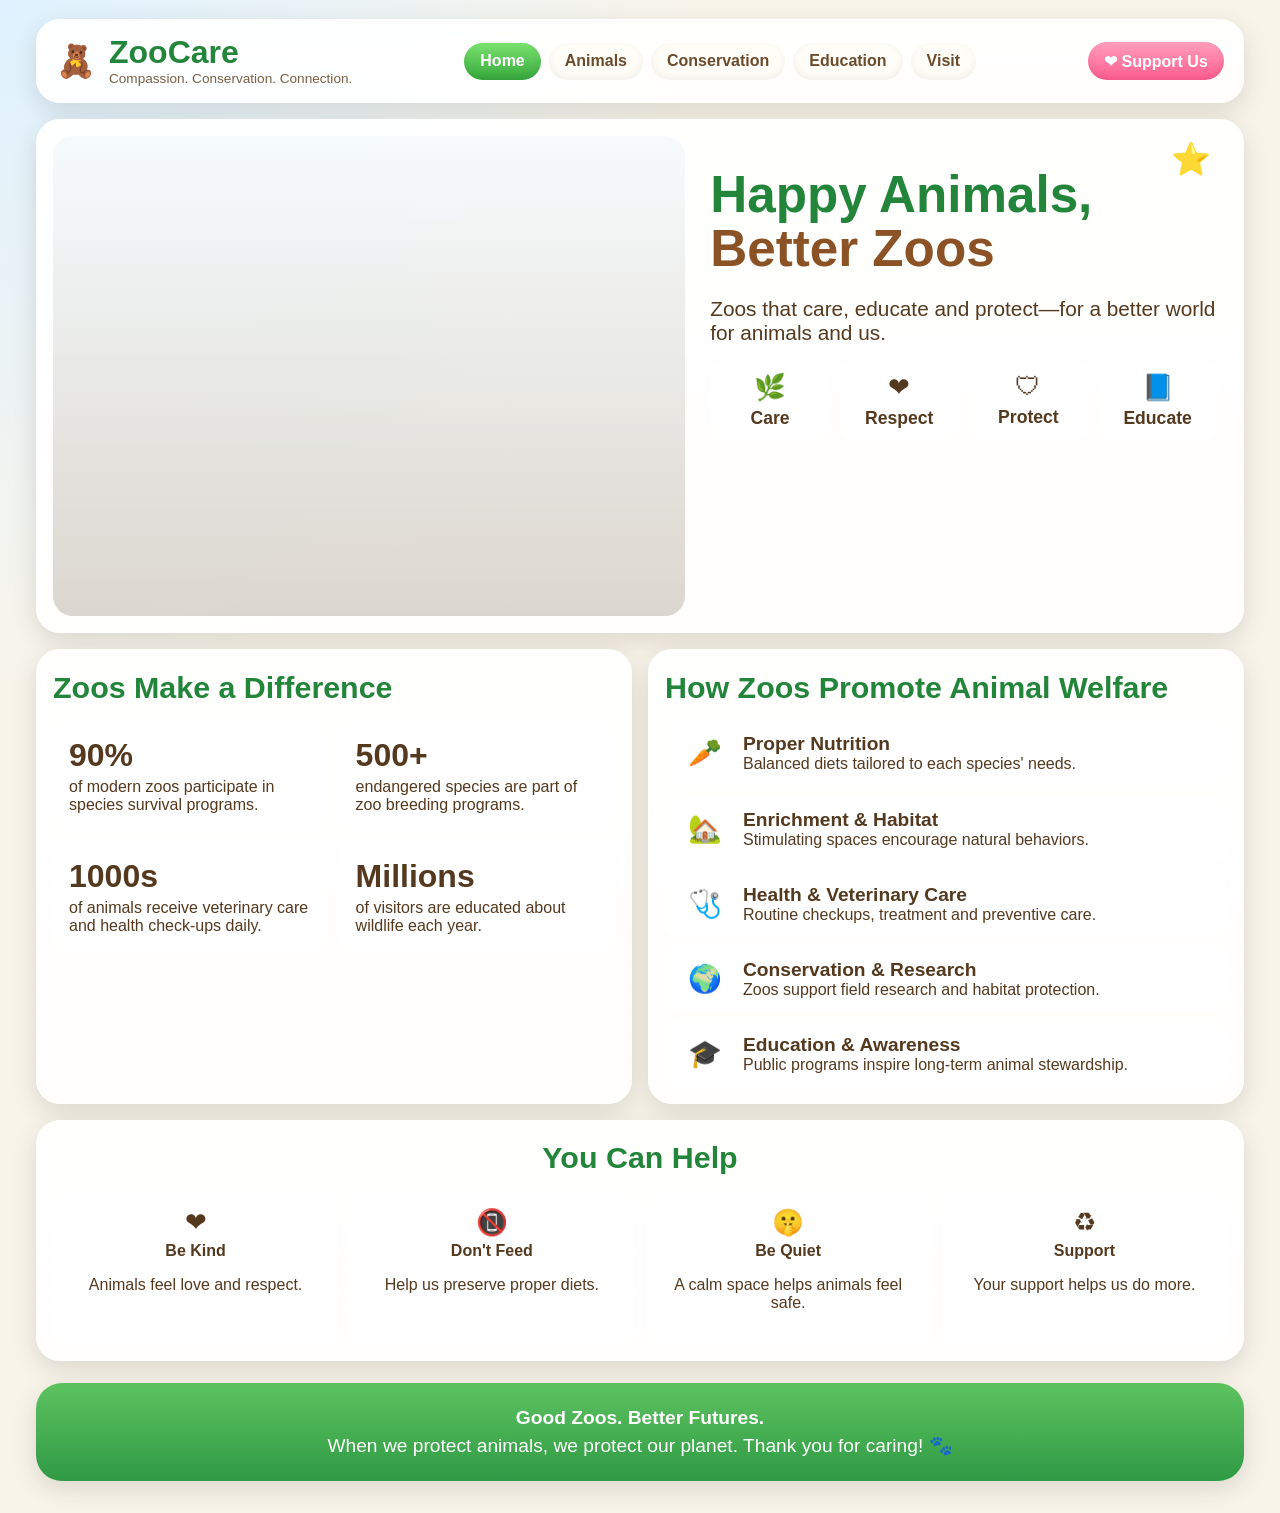
<file: index.html>
<!DOCTYPE html>
<html lang="en">
<head>
  <meta charset="UTF-8">
  <meta name="viewport" content="width=device-width, initial-scale=1.0">
  <title>ZooCare | Compassion. Conservation. Connection.</title>
  <link rel="stylesheet" href="styles.css">
</head>
<body>
  <div class="page-shell">
    <header class="topbar glass">
      <div class="brand">
        <div class="brand-icon">🧸</div>
        <div>
          <h1>ZooCare</h1>
          <p>Compassion. Conservation. Connection.</p>
        </div>
      </div>
      <nav class="nav-pills" aria-label="Primary">
        <a class="pill active" href="index.html">Home</a>
        <a class="pill" href="#animals">Animals</a>
        <a class="pill" href="#conservation">Conservation</a>
        <a class="pill" href="#education">Education</a>
        <a class="pill" href="#visit">Visit</a>
      </nav>
      <a class="support" href="#support">❤ Support Us</a>
    </header>

    <main class="layout">
      <section class="hero glass" id="animals">
        <div class="hero-image" role="img" aria-label="A giraffe leaning forward in a sunny zoo habitat"></div>
        <div class="hero-panel">
          <p class="float-icon">⭐</p>
          <h2><span>Happy Animals,</span><br>Better Zoos</h2>
          <p class="hero-copy">Zoos that care, educate and protect—for a better world for animals and us.</p>

          <div class="values-row" id="education">
            <article><span>🌿</span><h3>Care</h3></article>
            <article><span>❤</span><h3>Respect</h3></article>
            <article><span>🛡</span><h3>Protect</h3></article>
            <article><span>📘</span><h3>Educate</h3></article>
          </div>
        </div>
      </section>

      <section class="split">
        <article class="card glass" id="conservation">
          <h3>Zoos Make a Difference</h3>
          <div class="stats-grid">
            <div><strong>90%</strong><p>of modern zoos participate in species survival programs.</p></div>
            <div><strong>500+</strong><p>endangered species are part of zoo breeding programs.</p></div>
            <div><strong>1000s</strong><p>of animals receive veterinary care and health check-ups daily.</p></div>
            <div><strong>Millions</strong><p>of visitors are educated about wildlife each year.</p></div>
          </div>
        </article>

        <article class="card glass" id="visit">
          <h3>How Zoos Promote Animal Welfare</h3>
          <ul class="info-list">
            <li><span>🥕</span><div><h4>Proper Nutrition</h4><p>Balanced diets tailored to each species' needs.</p></div></li>
            <li><span>🏡</span><div><h4>Enrichment & Habitat</h4><p>Stimulating spaces encourage natural behaviors.</p></div></li>
            <li><span>🩺</span><div><h4>Health & Veterinary Care</h4><p>Routine checkups, treatment and preventive care.</p></div></li>
            <li><span>🌍</span><div><h4>Conservation & Research</h4><p>Zoos support field research and habitat protection.</p></div></li>
            <li><span>🎓</span><div><h4>Education & Awareness</h4><p>Public programs inspire long-term animal stewardship.</p></div></li>
          </ul>
        </article>
      </section>

      <section class="card glass help" id="support">
        <h3>You Can Help</h3>
        <div class="help-grid">
          <article><span>❤</span><h4>Be Kind</h4><p>Animals feel love and respect.</p></article>
          <article><span>📵</span><h4>Don't Feed</h4><p>Help us preserve proper diets.</p></article>
          <article><span>🤫</span><h4>Be Quiet</h4><p>A calm space helps animals feel safe.</p></article>
          <article><span>♻</span><h4>Support</h4><p>Your support helps us do more.</p></article>
        </div>
      </section>

      <footer class="footer-banner">
        <p><strong>Good Zoos. Better Futures.</strong></p>
        <p>When we protect animals, we protect our planet. Thank you for caring! 🐾</p>
      </footer>
    </main>
  </div>
</body>
</html>
</file>
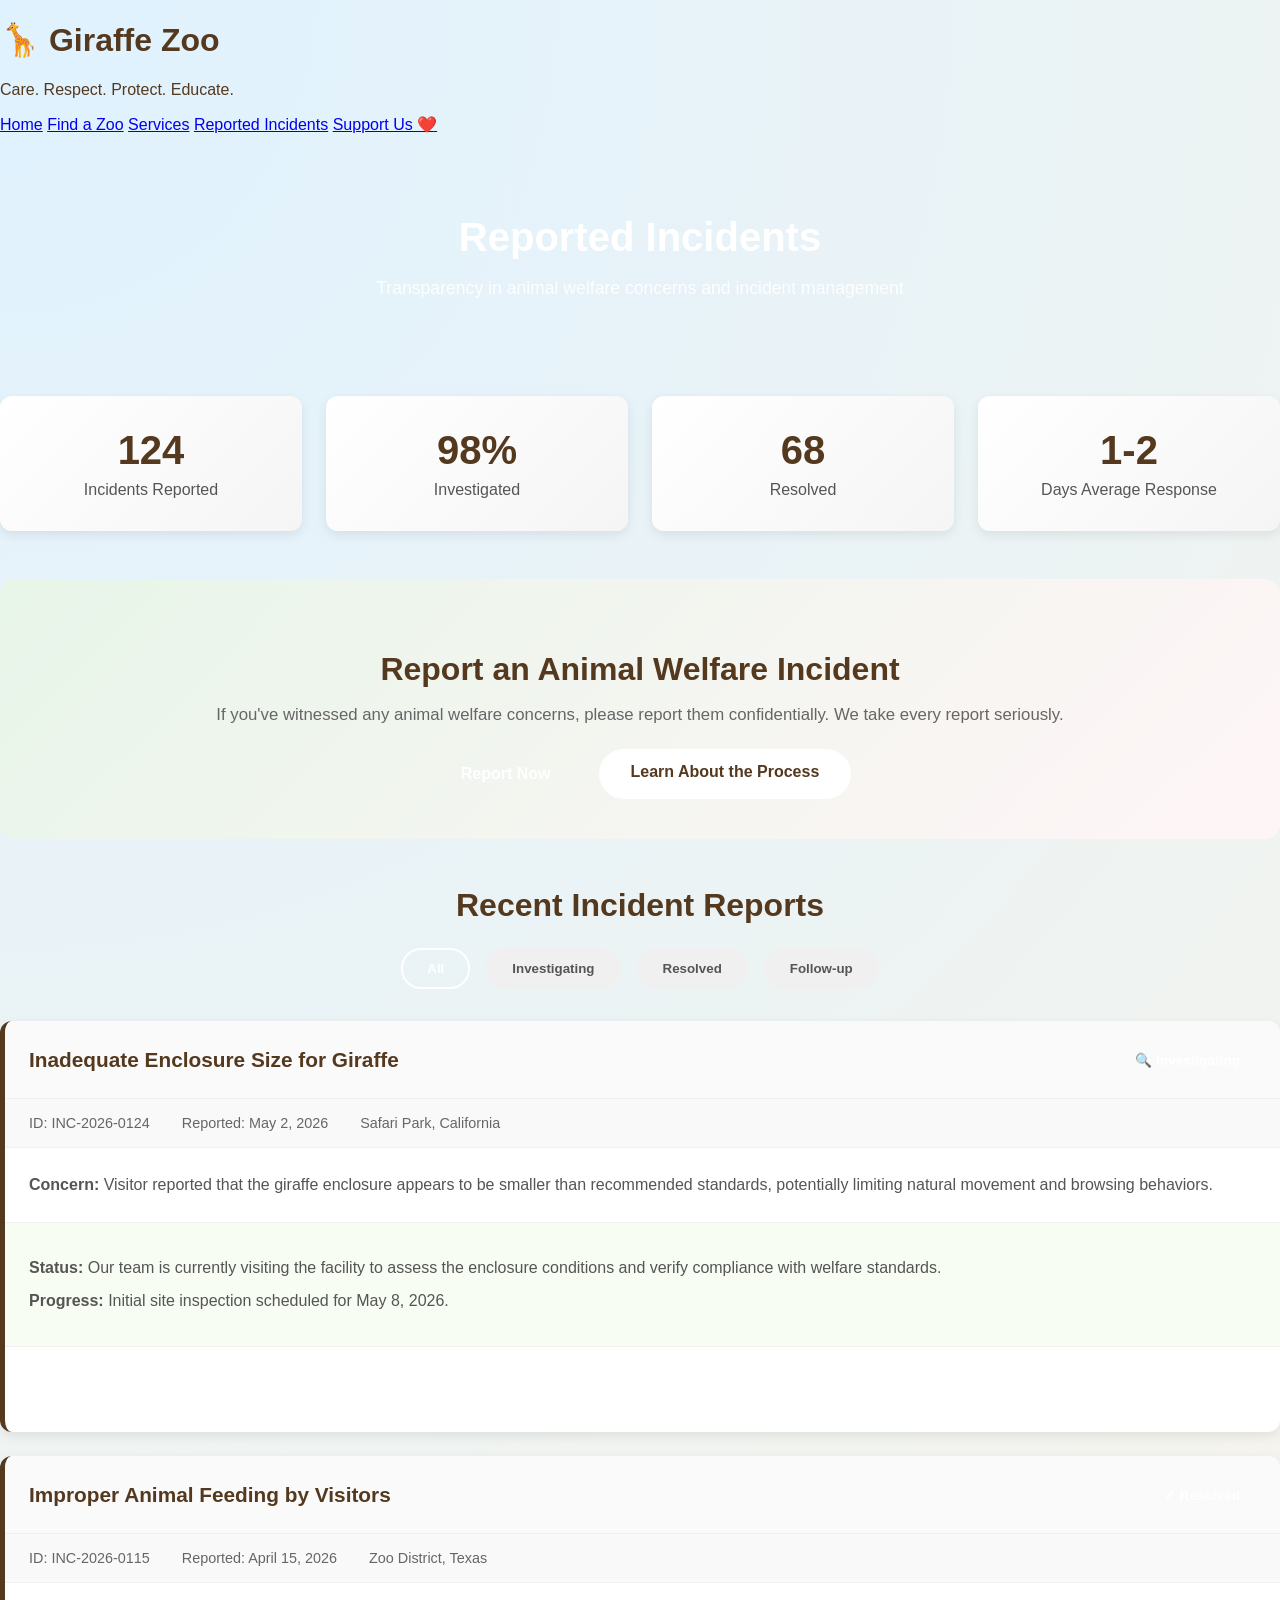
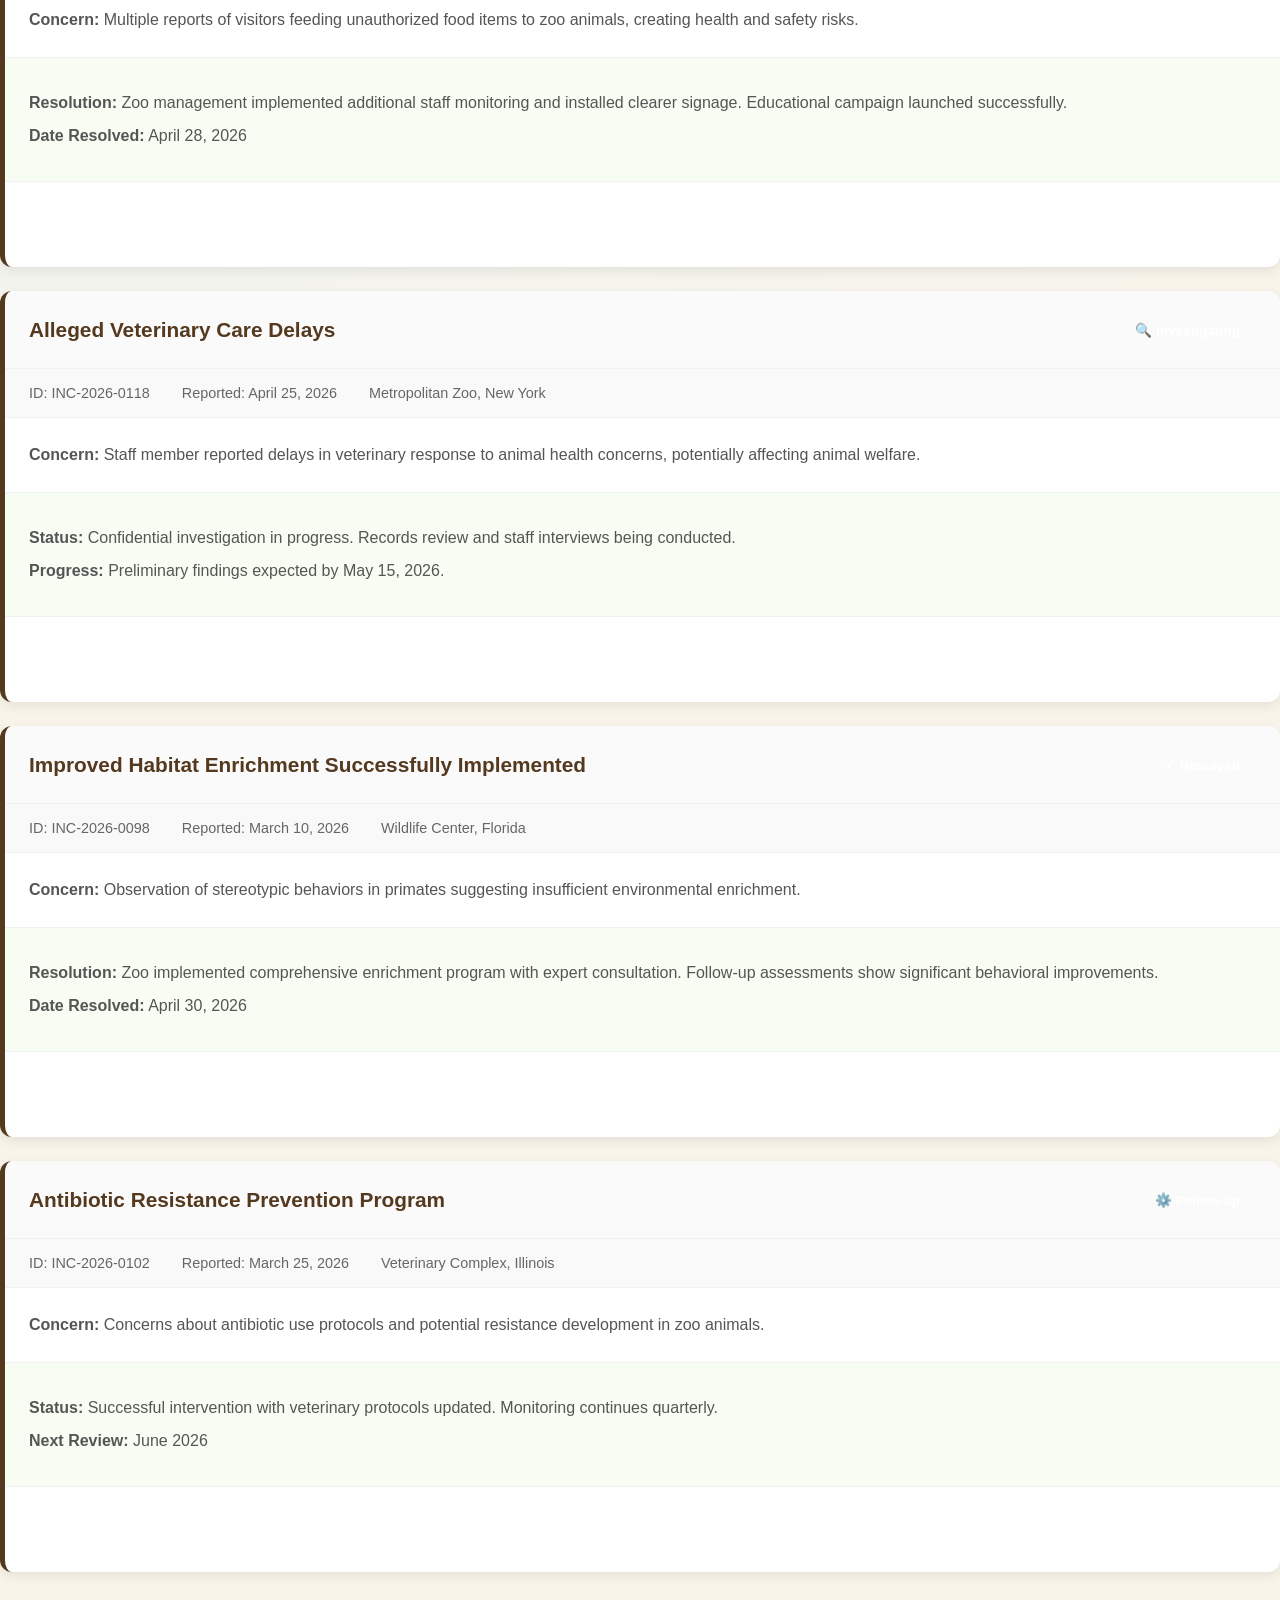
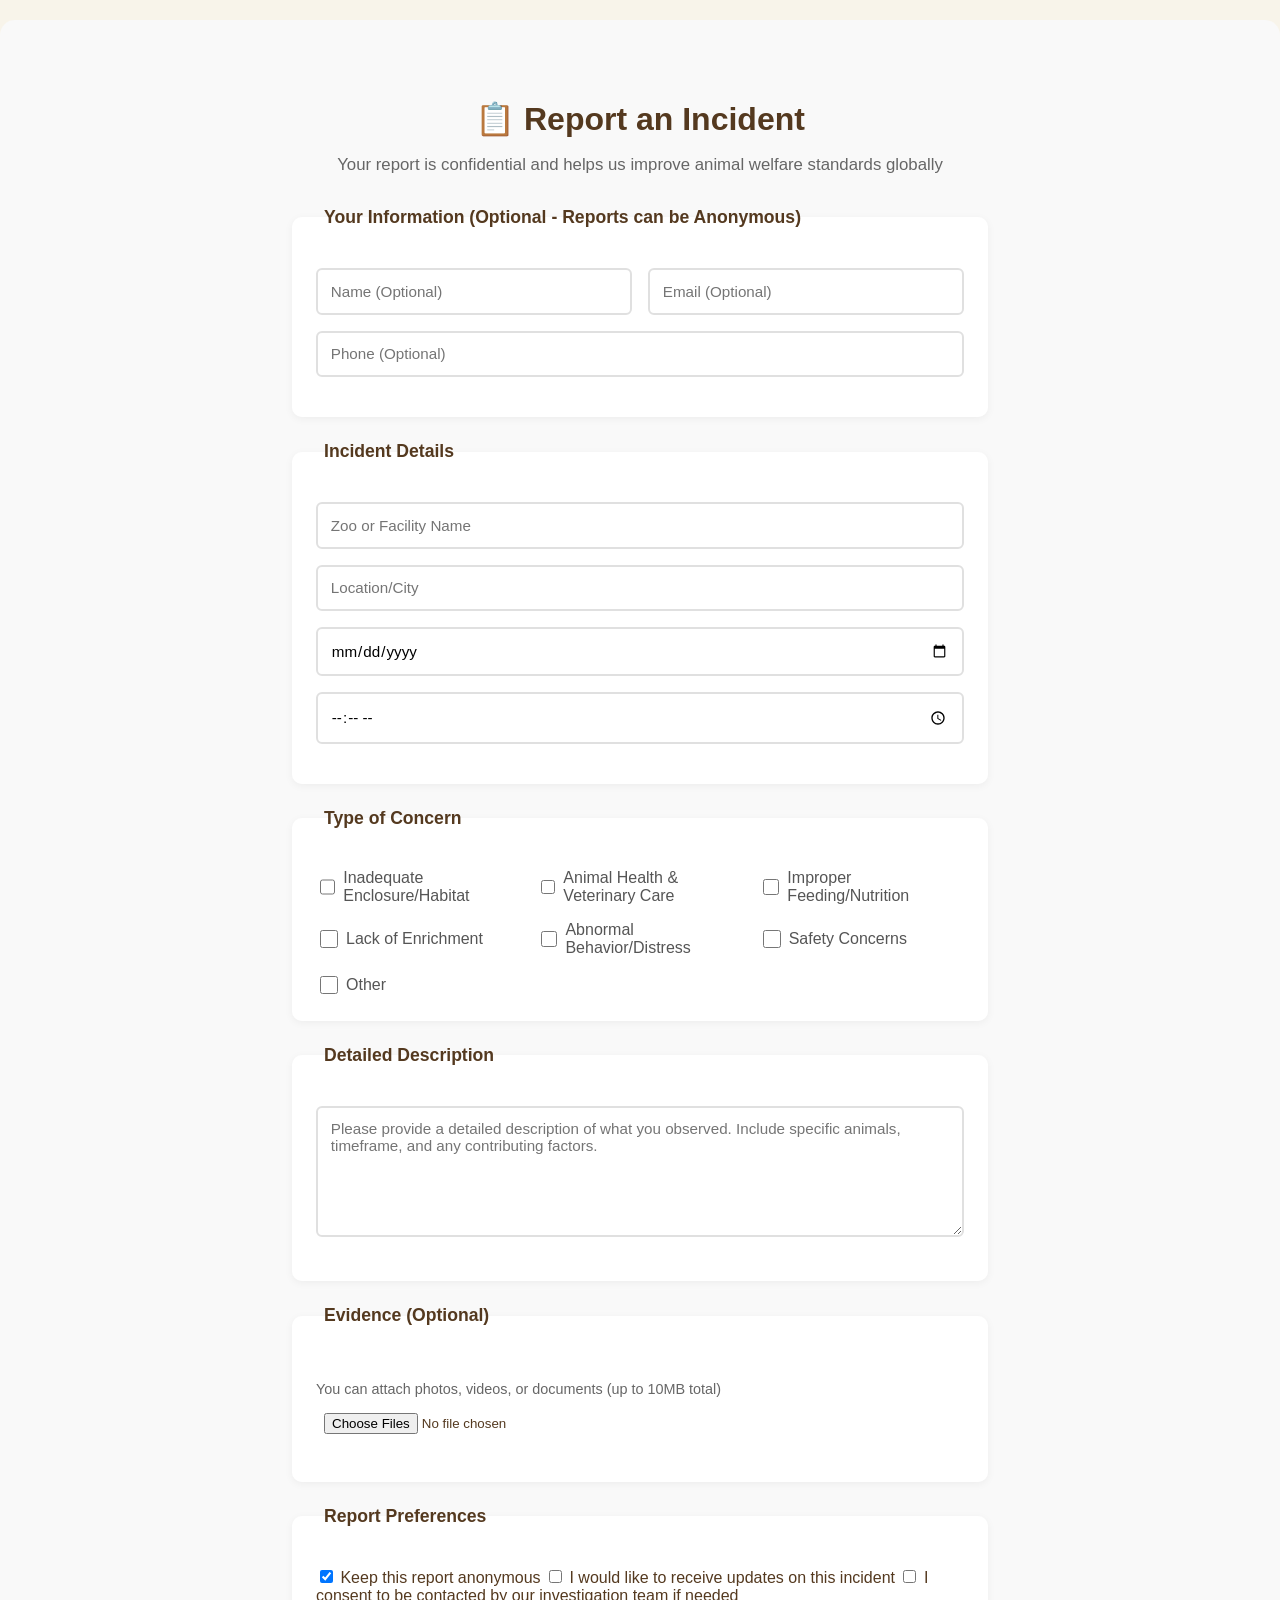
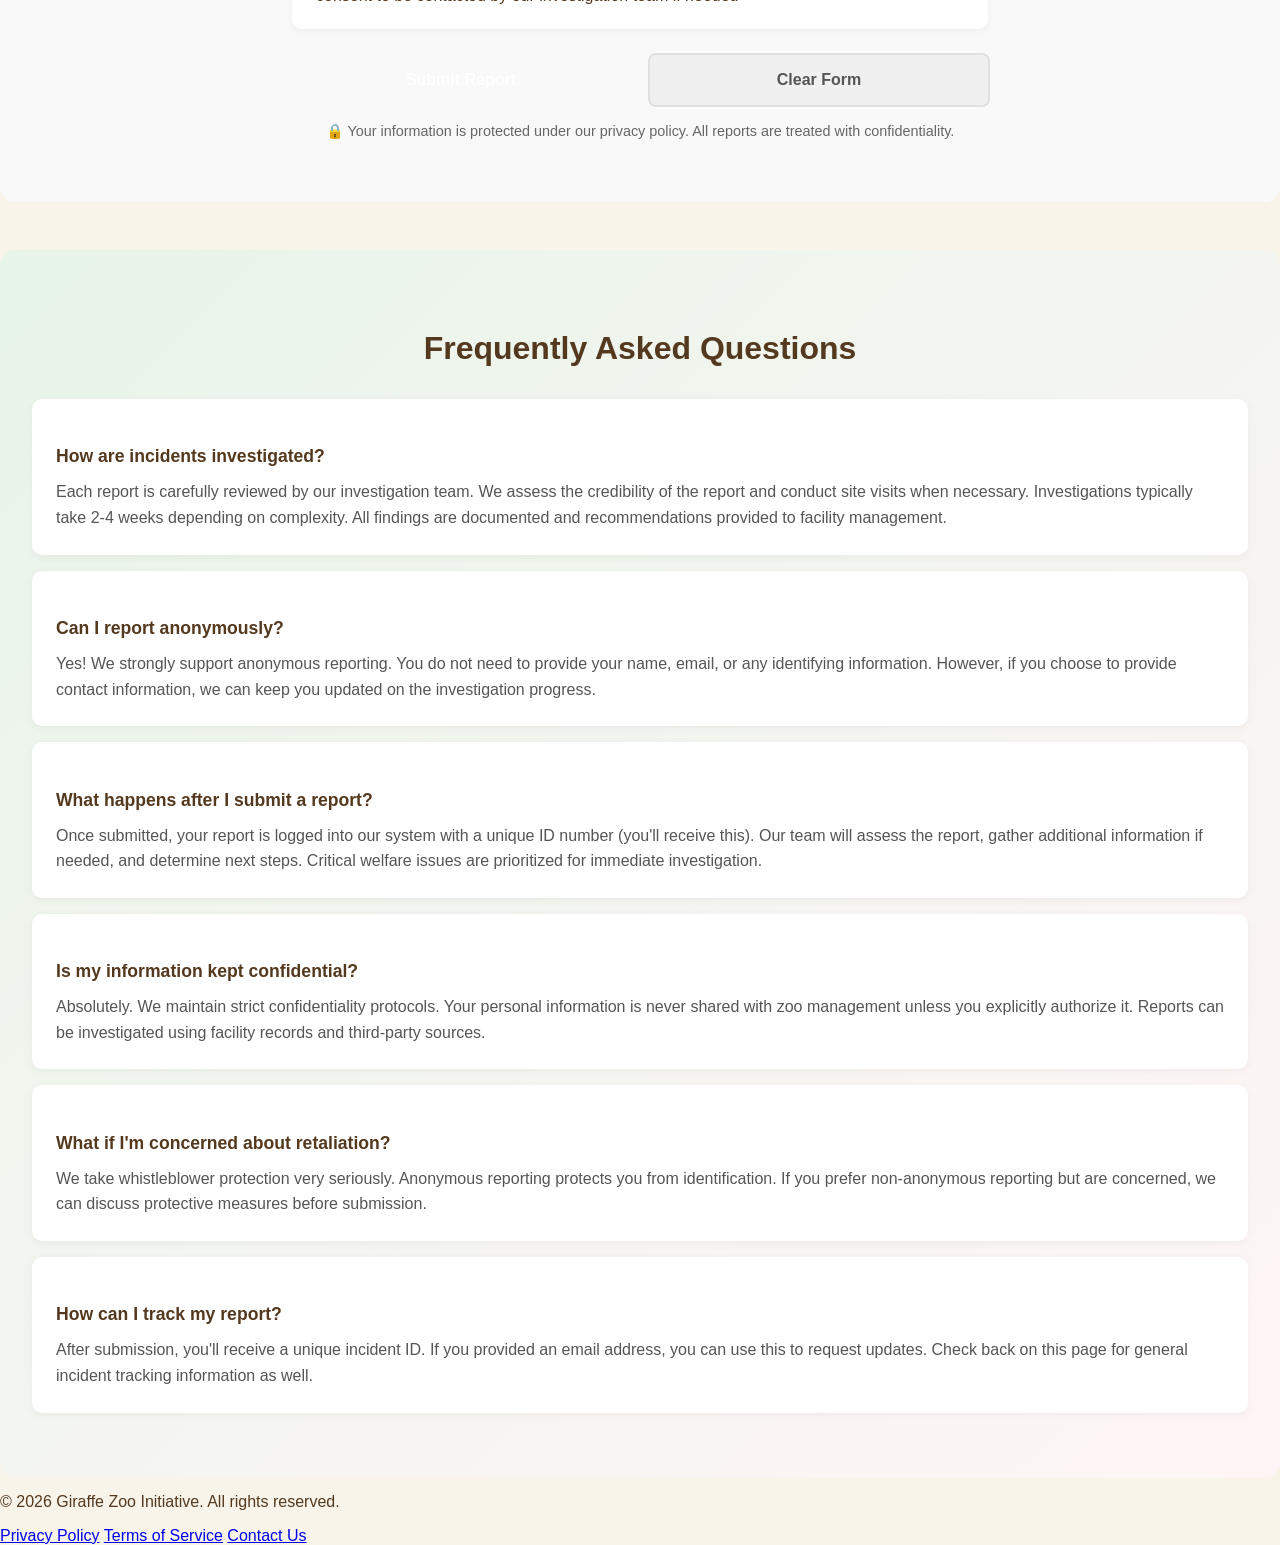
<file: incidents.html>
<!DOCTYPE html>
<html lang="en">
<head>
    <meta charset="UTF-8">
    <meta name="viewport" content="width=device-width, initial-scale=1.0">
    <title>Reported Incidents - Giraffe Zoo</title>
    <link rel="stylesheet" href="styles.css">
    <link rel="stylesheet" href="incidents.css">
</head>
<body>
    <!-- Navigation Header -->
    <header class="navbar">
        <div class="nav-container">
            <div class="logo">
                <h1>🦒 Giraffe Zoo</h1>
                <p class="tagline">Care. Respect. Protect. Educate.</p>
            </div>
            <nav class="nav-menu">
                <a href="index.html" class="nav-link">Home</a>
                <a href="find-zoo.html" class="nav-link">Find a Zoo</a>
                <a href="services.html" class="nav-link">Services</a>
                <a href="incidents.html" class="nav-link active">Reported Incidents</a>
                <a href="#support" class="nav-link support-btn">Support Us ❤️</a>
            </nav>
        </div>
    </header>

    <!-- Main Content -->
    <main>
        <!-- Page Header -->
        <section class="page-header">
            <h2>Reported Incidents</h2>
            <p>Transparency in animal welfare concerns and incident management</p>
        </section>

        <!-- Quick Info -->
        <section class="quick-info">
            <div class="info-card">
                <div class="info-number">124</div>
                <div class="info-label">Incidents Reported</div>
            </div>
            <div class="info-card">
                <div class="info-number">98%</div>
                <div class="info-label">Investigated</div>
            </div>
            <div class="info-card">
                <div class="info-number">68</div>
                <div class="info-label">Resolved</div>
            </div>
            <div class="info-card">
                <div class="info-number">1-2</div>
                <div class="info-label">Days Average Response</div>
            </div>
        </section>

        <!-- Report an Incident CTA -->
        <section class="report-section">
            <h3>Report an Animal Welfare Incident</h3>
            <p>If you've witnessed any animal welfare concerns, please report them confidentially. We take every report seriously.</p>
            <div class="report-buttons">
                <button class="btn-report" onclick="scrollToForm()">Report Now</button>
                <a href="#faq" class="btn-learn">Learn About the Process</a>
            </div>
        </section>

        <!-- Active Incidents -->
        <section class="incidents-list">
            <h3>Recent Incident Reports</h3>
            <div class="filter-tabs">
                <button class="tab-btn active" data-filter="all">All</button>
                <button class="tab-btn" data-filter="investigating">Investigating</button>
                <button class="tab-btn" data-filter="resolved">Resolved</button>
                <button class="tab-btn" data-filter="followup">Follow-up</button>
            </div>

            <!-- Incident Card 1 -->
            <div class="incident-card status-investigating">
                <div class="incident-header">
                    <h4>Inadequate Enclosure Size for Giraffe</h4>
                    <span class="status-badge investigating">🔍 Investigating</span>
                </div>
                <div class="incident-meta">
                    <span class="incident-id">ID: INC-2026-0124</span>
                    <span class="incident-date">Reported: May 2, 2026</span>
                    <span class="incident-location">Safari Park, California</span>
                </div>
                <div class="incident-description">
                    <p><strong>Concern:</strong> Visitor reported that the giraffe enclosure appears to be smaller than recommended standards, potentially limiting natural movement and browsing behaviors.</p>
                </div>
                <div class="incident-details">
                    <p><strong>Status:</strong> Our team is currently visiting the facility to assess the enclosure conditions and verify compliance with welfare standards.</p>
                    <p><strong>Progress:</strong> Initial site inspection scheduled for May 8, 2026.</p>
                </div>
                <div class="incident-actions">
                    <button class="btn-view">View Details</button>
                </div>
            </div>

            <!-- Incident Card 2 -->
            <div class="incident-card status-resolved">
                <div class="incident-header">
                    <h4>Improper Animal Feeding by Visitors</h4>
                    <span class="status-badge resolved">✓ Resolved</span>
                </div>
                <div class="incident-meta">
                    <span class="incident-id">ID: INC-2026-0115</span>
                    <span class="incident-date">Reported: April 15, 2026</span>
                    <span class="incident-location">Zoo District, Texas</span>
                </div>
                <div class="incident-description">
                    <p><strong>Concern:</strong> Multiple reports of visitors feeding unauthorized food items to zoo animals, creating health and safety risks.</p>
                </div>
                <div class="incident-details">
                    <p><strong>Resolution:</strong> Zoo management implemented additional staff monitoring and installed clearer signage. Educational campaign launched successfully.</p>
                    <p><strong>Date Resolved:</strong> April 28, 2026</p>
                </div>
                <div class="incident-actions">
                    <button class="btn-view">View Details</button>
                </div>
            </div>

            <!-- Incident Card 3 -->
            <div class="incident-card status-investigating">
                <div class="incident-header">
                    <h4>Alleged Veterinary Care Delays</h4>
                    <span class="status-badge investigating">🔍 Investigating</span>
                </div>
                <div class="incident-meta">
                    <span class="incident-id">ID: INC-2026-0118</span>
                    <span class="incident-date">Reported: April 25, 2026</span>
                    <span class="incident-location">Metropolitan Zoo, New York</span>
                </div>
                <div class="incident-description">
                    <p><strong>Concern:</strong> Staff member reported delays in veterinary response to animal health concerns, potentially affecting animal welfare.</p>
                </div>
                <div class="incident-details">
                    <p><strong>Status:</strong> Confidential investigation in progress. Records review and staff interviews being conducted.</p>
                    <p><strong>Progress:</strong> Preliminary findings expected by May 15, 2026.</p>
                </div>
                <div class="incident-actions">
                    <button class="btn-view">View Details</button>
                </div>
            </div>

            <!-- Incident Card 4 -->
            <div class="incident-card status-resolved">
                <div class="incident-header">
                    <h4>Improved Habitat Enrichment Successfully Implemented</h4>
                    <span class="status-badge resolved">✓ Resolved</span>
                </div>
                <div class="incident-meta">
                    <span class="incident-id">ID: INC-2026-0098</span>
                    <span class="incident-date">Reported: March 10, 2026</span>
                    <span class="incident-location">Wildlife Center, Florida</span>
                </div>
                <div class="incident-description">
                    <p><strong>Concern:</strong> Observation of stereotypic behaviors in primates suggesting insufficient environmental enrichment.</p>
                </div>
                <div class="incident-details">
                    <p><strong>Resolution:</strong> Zoo implemented comprehensive enrichment program with expert consultation. Follow-up assessments show significant behavioral improvements.</p>
                    <p><strong>Date Resolved:</strong> April 30, 2026</p>
                </div>
                <div class="incident-actions">
                    <button class="btn-view">View Details</button>
                </div>
            </div>

            <!-- Incident Card 5 -->
            <div class="incident-card status-followup">
                <div class="incident-header">
                    <h4>Antibiotic Resistance Prevention Program</h4>
                    <span class="status-badge followup">⚙️ Follow-up</span>
                </div>
                <div class="incident-meta">
                    <span class="incident-id">ID: INC-2026-0102</span>
                    <span class="incident-date">Reported: March 25, 2026</span>
                    <span class="incident-location">Veterinary Complex, Illinois</span>
                </div>
                <div class="incident-description">
                    <p><strong>Concern:</strong> Concerns about antibiotic use protocols and potential resistance development in zoo animals.</p>
                </div>
                <div class="incident-details">
                    <p><strong>Status:</strong> Successful intervention with veterinary protocols updated. Monitoring continues quarterly.</p>
                    <p><strong>Next Review:</strong> June 2026</p>
                </div>
                <div class="incident-actions">
                    <button class="btn-view">View Details</button>
                </div>
            </div>
        </section>

        <!-- Report Form Section -->
        <section id="report-form-section" class="report-form-section">
            <h3>📋 Report an Incident</h3>
            <p>Your report is confidential and helps us improve animal welfare standards globally</p>

            <form class="incident-form" id="incidentForm">
                <!-- Personal Information -->
                <fieldset>
                    <legend>Your Information (Optional - Reports can be Anonymous)</legend>
                    <div class="form-row">
                        <input type="text" placeholder="Name (Optional)" id="name">
                        <input type="email" placeholder="Email (Optional)" id="email">
                    </div>
                    <input type="tel" placeholder="Phone (Optional)" id="phone">
                </fieldset>

                <!-- Incident Details -->
                <fieldset>
                    <legend>Incident Details</legend>
                    <input type="text" placeholder="Zoo or Facility Name" required id="facilityName">
                    <input type="text" placeholder="Location/City" required id="location">
                    <input type="date" placeholder="Date of Incident" required id="incidentDate">
                    <input type="time" placeholder="Time of Incident (if known)" id="incidentTime">
                </fieldset>

                <!-- Incident Type -->
                <fieldset>
                    <legend>Type of Concern</legend>
                    <div class="checkbox-group">
                        <label><input type="checkbox" name="incidentType" value="enclosure"> Inadequate Enclosure/Habitat</label>
                        <label><input type="checkbox" name="incidentType" value="health"> Animal Health & Veterinary Care</label>
                        <label><input type="checkbox" name="incidentType" value="feeding"> Improper Feeding/Nutrition</label>
                        <label><input type="checkbox" name="incidentType" value="enrichment"> Lack of Enrichment</label>
                        <label><input type="checkbox" name="incidentType" value="behavior"> Abnormal Behavior/Distress</label>
                        <label><input type="checkbox" name="incidentType" value="safety"> Safety Concerns</label>
                        <label><input type="checkbox" name="incidentType" value="other"> Other</label>
                    </div>
                </fieldset>

                <!-- Description -->
                <fieldset>
                    <legend>Detailed Description</legend>
                    <textarea placeholder="Please provide a detailed description of what you observed. Include specific animals, timeframe, and any contributing factors." rows="6" required id="description"></textarea>
                </fieldset>

                <!-- Evidence -->
                <fieldset>
                    <legend>Evidence (Optional)</legend>
                    <p class="file-info">You can attach photos, videos, or documents (up to 10MB total)</p>
                    <input type="file" multiple id="evidence" accept="image/*,video/*,.pdf,.doc,.docx">
                </fieldset>

                <!-- Preferences -->
                <fieldset>
                    <legend>Report Preferences</legend>
                    <label><input type="checkbox" id="anonymous" checked> Keep this report anonymous</label>
                    <label><input type="checkbox" id="followup"> I would like to receive updates on this incident</label>
                    <label><input type="checkbox" id="contact"> I consent to be contacted by our investigation team if needed</label>
                </fieldset>

                <!-- Submit -->
                <div class="form-actions">
                    <button type="submit" class="btn-submit">Submit Report</button>
                    <button type="reset" class="btn-reset">Clear Form</button>
                </div>

                <p class="privacy-notice">🔒 Your information is protected under our privacy policy. All reports are treated with confidentiality.</p>
            </form>
        </section>

        <!-- FAQ Section -->
        <section id="faq" class="faq-section">
            <h3>Frequently Asked Questions</h3>

            <div class="faq-item">
                <h4>How are incidents investigated?</h4>
                <p>Each report is carefully reviewed by our investigation team. We assess the credibility of the report and conduct site visits when necessary. Investigations typically take 2-4 weeks depending on complexity. All findings are documented and recommendations provided to facility management.</p>
            </div>

            <div class="faq-item">
                <h4>Can I report anonymously?</h4>
                <p>Yes! We strongly support anonymous reporting. You do not need to provide your name, email, or any identifying information. However, if you choose to provide contact information, we can keep you updated on the investigation progress.</p>
            </div>

            <div class="faq-item">
                <h4>What happens after I submit a report?</h4>
                <p>Once submitted, your report is logged into our system with a unique ID number (you'll receive this). Our team will assess the report, gather additional information if needed, and determine next steps. Critical welfare issues are prioritized for immediate investigation.</p>
            </div>

            <div class="faq-item">
                <h4>Is my information kept confidential?</h4>
                <p>Absolutely. We maintain strict confidentiality protocols. Your personal information is never shared with zoo management unless you explicitly authorize it. Reports can be investigated using facility records and third-party sources.</p>
            </div>

            <div class="faq-item">
                <h4>What if I'm concerned about retaliation?</h4>
                <p>We take whistleblower protection very seriously. Anonymous reporting protects you from identification. If you prefer non-anonymous reporting but are concerned, we can discuss protective measures before submission.</p>
            </div>

            <div class="faq-item">
                <h4>How can I track my report?</h4>
                <p>After submission, you'll receive a unique incident ID. If you provided an email address, you can use this to request updates. Check back on this page for general incident tracking information as well.</p>
            </div>
        </section>
    </main>

    <!-- Footer -->
    <footer class="footer">
        <div class="footer-bottom">
            <p>&copy; 2026 Giraffe Zoo Initiative. All rights reserved.</p>
            <div class="footer-links">
                <a href="#privacy">Privacy Policy</a>
                <a href="#terms">Terms of Service</a>
                <a href="#contact">Contact Us</a>
            </div>
        </div>
    </footer>

    <script src="incidents.js"></script>
</body>
</html>
</file>
<file: styles.css>
:root {
  --bg: #f8f4ea;
  --cream: #fffdf8;
  --green: #4cb34f;
  --deep-green: #22853a;
  --brown: #8a5225;
  --pink: #ff7aa3;
  --purple: #8d65db;
  --orange: #f7a826;
  --shadow: 0 8px 24px rgba(53, 42, 27, 0.14);
}

* { box-sizing: border-box; }

body {
  margin: 0;
  font-family: "Nunito", "Segoe UI", sans-serif;
  background: radial-gradient(circle at top left, #dff2ff 0%, var(--bg) 35%);
  color: #54391f;
}

.page-shell {
  max-width: 1240px;
  margin: 1.2rem auto 2rem;
  padding: 0 1rem;
}

.glass {
  background: linear-gradient(180deg, rgba(255, 255, 255, 0.95), rgba(255, 255, 255, 0.88));
  border: 1px solid rgba(255,255,255,0.7);
  backdrop-filter: blur(6px);
  border-radius: 24px;
  box-shadow: var(--shadow);
}

.topbar {
  display: flex;
  align-items: center;
  justify-content: space-between;
  gap: 1rem;
  padding: 1rem 1.2rem;
  margin-bottom: 1rem;
}
.brand { display: flex; align-items: center; gap: .8rem; }
.brand-icon { font-size: 2rem; }
.brand h1 { margin: 0; color: var(--deep-green); line-height: 1; }
.brand p { margin: .2rem 0 0; font-size: .85rem; color: #785f45; }

.nav-pills { display: flex; flex-wrap: wrap; gap: .5rem; }
.pill, .support {
  padding: .6rem 1rem;
  border-radius: 999px;
  text-decoration: none;
  color: #6b4b2d;
  background: var(--cream);
  box-shadow: inset 0 -3px 8px rgba(0,0,0,.06);
  font-weight: 700;
}
.pill.active { background: linear-gradient(180deg, #7be26f, #36a93c); color: white; }
.support { background: linear-gradient(180deg, #ff9fbc, #ff5d8f); color: white; }

.layout { display: grid; gap: 1rem; }
.hero {
  display: grid;
  grid-template-columns: 1.2fr 1fr;
  gap: 1rem;
  padding: 1rem;
}
.hero-image {
  min-height: 480px;
  border-radius: 20px;
  background:
    linear-gradient(to bottom, rgba(100,170,220,0.05), rgba(80,60,20,0.2)),
    url('https://images.unsplash.com/photo-1547721064-da6cfb341d50?auto=format&fit=crop&w=1400&q=80') center/cover;
}
.hero-panel { padding: 1rem .6rem; position: relative; }
.float-icon { position: absolute; right: 1rem; top: .2rem; font-size: 2rem; margin: 0; }
.hero h2 { font-size: clamp(2rem, 4vw, 3.5rem); line-height: 1.05; margin: 1rem 0 .8rem; color: var(--brown); }
.hero h2 span { color: var(--deep-green); }
.hero-copy { font-size: 1.3rem; margin-bottom: 1rem; }
.values-row { display: grid; grid-template-columns: repeat(4, minmax(70px,1fr)); gap: .6rem; }
.values-row article { text-align: center; padding: .7rem .4rem; border-radius: 18px; background: #fff; }
.values-row span { font-size: 1.6rem; display: block; }
.values-row h3 { margin: .4rem 0 0; font-size: 1.1rem; }

.split { display: grid; grid-template-columns: 1fr 1fr; gap: 1rem; }
.card { padding: 1rem; }
.card h3 { margin: .2rem 0 1rem; font-size: 1.9rem; color: var(--deep-green); }

.stats-grid { display: grid; grid-template-columns: 1fr 1fr; gap: .7rem; }
.stats-grid > div { background: #fff; border-radius: 18px; padding: 1rem; }
.stats-grid strong { font-size: 2rem; display: block; }
.stats-grid p { margin: .3rem 0 0; font-size: 1rem; }

.info-list { list-style: none; margin: 0; padding: 0; display: grid; gap: .6rem; }
.info-list li { background: #fff; border-radius: 16px; padding: .8rem; display: grid; grid-template-columns: 54px 1fr; gap: .7rem; align-items: center; }
.info-list span { font-size: 1.7rem; text-align: center; }
.info-list h4 { margin: 0; font-size: 1.2rem; }
.info-list p { margin: 0; }

.help h3 { text-align: center; }
.help-grid { display: grid; grid-template-columns: repeat(4,1fr); gap: .7rem; }
.help-grid article { background: #fff; border-radius: 18px; padding: 1rem; text-align: center; }
.help-grid span { font-size: 1.6rem; }
.help-grid h4 { margin: .3rem 0; }

.footer-banner {
  margin-top: .4rem;
  background: linear-gradient(180deg, #5ec360, #2f9a45);
  color: white;
  border-radius: 26px;
  padding: 1.2rem;
  text-align: center;
  box-shadow: var(--shadow);
}
.footer-banner p { margin: .3rem 0; font-size: 1.2rem; }

@media (max-width: 980px) {
  .hero, .split { grid-template-columns: 1fr; }
  .help-grid { grid-template-columns: repeat(2,1fr); }
}
@media (max-width: 640px) {
  .topbar { flex-direction: column; align-items: flex-start; }
  .stats-grid, .values-row, .help-grid { grid-template-columns: 1fr; }
  .hero-image { min-height: 280px; }
}
</file>
<file: incidents.css>
/* Incidents Page Styles */

.page-header {
    background: linear-gradient(135deg, var(--gummy-orange) 0%, var(--gummy-pink) 100%);
    color: white;
    padding: 3rem 2rem;
    text-align: center;
    border-radius: 15px;
    margin-bottom: 2rem;
}

.page-header h2 {
    font-size: 2.5rem;
    margin-bottom: 0.5rem;
}

.page-header p {
    font-size: 1.1rem;
    opacity: 0.95;
}

/* Quick Info */
.quick-info {
    display: grid;
    grid-template-columns: repeat(auto-fit, minmax(200px, 1fr));
    gap: 1.5rem;
    margin-bottom: 3rem;
}

.info-card {
    background: linear-gradient(135deg, #ffffff 0%, #f5f5f5 100%);
    padding: 2rem;
    border-radius: 12px;
    text-align: center;
    box-shadow: 0 4px 12px rgba(0, 0, 0, 0.08);
    border-left: 4px solid var(--gummy-green);
}

.info-number {
    font-size: 2.5rem;
    font-weight: bold;
    color: var(--gummy-green);
    margin-bottom: 0.5rem;
}

.info-label {
    font-size: 1rem;
    color: #555;
}

/* Report Section */
.report-section {
    background: linear-gradient(135deg, #e8f5e9 0%, #fff5f7 100%);
    padding: 2.5rem;
    border-radius: 15px;
    text-align: center;
    margin-bottom: 3rem;
}

.report-section h3 {
    font-size: 2rem;
    margin-bottom: 1rem;
    color: var(--dark-text);
}

.report-section p {
    font-size: 1.05rem;
    color: #666;
    margin-bottom: 1.5rem;
}

.report-buttons {
    display: flex;
    gap: 1rem;
    justify-content: center;
    flex-wrap: wrap;
}

.btn-report {
    background-color: var(--gummy-orange);
    color: white;
    border: none;
    padding: 1rem 2rem;
    border-radius: 25px;
    font-size: 1rem;
    font-weight: 600;
    cursor: pointer;
    transition: all 0.3s ease;
}

.btn-report:hover {
    background-color: #ff6b35;
    transform: translateY(-2px);
}

.btn-learn {
    background-color: white;
    color: var(--gummy-green);
    border: 2px solid var(--gummy-green);
    padding: 0.85rem 2rem;
    border-radius: 25px;
    text-decoration: none;
    font-size: 1rem;
    font-weight: 600;
    display: inline-block;
    transition: all 0.3s ease;
}

.btn-learn:hover {
    background-color: rgba(126, 211, 33, 0.1);
}

/* Incidents List */
.incidents-list {
    margin-bottom: 3rem;
}

.incidents-list h3 {
    font-size: 2rem;
    margin-bottom: 1.5rem;
    text-align: center;
}

/* Filter Tabs */
.filter-tabs {
    display: flex;
    gap: 1rem;
    margin-bottom: 2rem;
    flex-wrap: wrap;
    justify-content: center;
}

.tab-btn {
    padding: 0.7rem 1.5rem;
    background-color: #f0f0f0;
    border: 2px solid transparent;
    border-radius: 20px;
    cursor: pointer;
    font-weight: 600;
    transition: all 0.3s ease;
    color: #555;
}

.tab-btn:hover,
.tab-btn.active {
    background-color: var(--gummy-green);
    color: white;
    border-color: var(--gummy-green);
}

/* Incident Cards */
.incident-card {
    background: white;
    border-radius: 12px;
    overflow: hidden;
    box-shadow: 0 4px 12px rgba(0, 0, 0, 0.08);
    margin-bottom: 1.5rem;
    border-left: 5px solid #ddd;
    transition: all 0.3s ease;
}

.incident-card:hover {
    box-shadow: 0 8px 20px rgba(0, 0, 0, 0.12);
    transform: translateX(5px);
}

.incident-card.status-investigating {
    border-left-color: var(--gummy-blue);
}

.incident-card.status-resolved {
    border-left-color: var(--gummy-green);
}

.incident-card.status-followup {
    border-left-color: var(--gummy-purple);
}

.incident-header {
    padding: 1.5rem;
    background-color: #fafafa;
    display: flex;
    justify-content: space-between;
    align-items: center;
    border-bottom: 1px solid #f0f0f0;
}

.incident-header h4 {
    margin: 0;
    font-size: 1.3rem;
    color: var(--dark-text);
    flex: 1;
}

.status-badge {
    padding: 0.4rem 1rem;
    border-radius: 15px;
    font-size: 0.85rem;
    font-weight: 600;
    white-space: nowrap;
    margin-left: 1rem;
    color: white;
}

.status-badge.investigating {
    background-color: var(--gummy-blue);
}

.status-badge.resolved {
    background-color: var(--gummy-green);
}

.status-badge.followup {
    background-color: var(--gummy-purple);
}

.incident-meta {
    padding: 1rem 1.5rem;
    background-color: #f9f9f9;
    display: flex;
    flex-wrap: wrap;
    gap: 2rem;
    font-size: 0.9rem;
    color: #666;
    border-bottom: 1px solid #f0f0f0;
}

.incident-id, .incident-date, .incident-location {
    display: flex;
    align-items: center;
}

.incident-description {
    padding: 1.5rem;
    border-bottom: 1px solid #f0f0f0;
}

.incident-description p {
    margin: 0;
    color: #555;
    line-height: 1.6;
}

.incident-details {
    padding: 1.5rem;
    background-color: rgba(126, 211, 33, 0.05);
    border-bottom: 1px solid #f0f0f0;
}

.incident-details p {
    margin: 0.5rem 0;
    color: #555;
    line-height: 1.6;
}

.incident-actions {
    padding: 1.5rem;
}

.btn-view {
    background-color: var(--gummy-green);
    color: white;
    border: none;
    padding: 0.7rem 1.5rem;
    border-radius: 8px;
    cursor: pointer;
    font-weight: 600;
    transition: all 0.3s ease;
}

.btn-view:hover {
    background-color: #5eaa1f;
    transform: translateY(-2px);
}

/* Report Form Section */
.report-form-section {
    background: #f9f9f9;
    padding: 3rem 2rem;
    border-radius: 15px;
    margin-bottom: 3rem;
}

.report-form-section h3 {
    font-size: 2rem;
    text-align: center;
    margin-bottom: 0.5rem;
}

.report-form-section > p {
    text-align: center;
    color: #666;
    margin-bottom: 2rem;
    font-size: 1.05rem;
}

/* Form Styles */
.incident-form {
    max-width: 700px;
    margin: 0 auto;
}

.incident-form fieldset {
    background: white;
    border: none;
    padding: 1.5rem;
    margin-bottom: 1.5rem;
    border-radius: 10px;
    box-shadow: 0 2px 8px rgba(0, 0, 0, 0.05);
}

.incident-form legend {
    font-size: 1.1rem;
    font-weight: 600;
    color: var(--dark-text);
    padding: 0 0.5rem;
    margin-bottom: 1rem;
}

.form-row {
    display: grid;
    grid-template-columns: 1fr 1fr;
    gap: 1rem;
}

.incident-form input[type="text"],
.incident-form input[type="email"],
.incident-form input[type="tel"],
.incident-form input[type="date"],
.incident-form input[type="time"],
.incident-form select,
.incident-form textarea {
    width: 100%;
    padding: 0.8rem;
    border: 2px solid #e0e0e0;
    border-radius: 6px;
    font-size: 0.95rem;
    font-family: inherit;
    margin-bottom: 1rem;
    transition: border-color 0.3s ease;
}

.incident-form input:focus,
.incident-form select:focus,
.incident-form textarea:focus {
    outline: none;
    border-color: var(--gummy-green);
}

.incident-form textarea {
    resize: vertical;
}

/* Checkbox Group */
.checkbox-group {
    display: grid;
    grid-template-columns: repeat(auto-fit, minmax(200px, 1fr));
    gap: 1rem;
}

.checkbox-group label {
    display: flex;
    align-items: center;
    cursor: pointer;
    color: #555;
}

.checkbox-group input[type="checkbox"] {
    margin-right: 0.5rem;
    width: 18px;
    height: 18px;
    cursor: pointer;
}

/* File Upload */
.file-info {
    font-size: 0.9rem;
    color: #666;
    margin-bottom: 0.5rem;
}

.incident-form input[type="file"] {
    padding: 0.5rem;
    margin-bottom: 1rem;
}

/* Form Actions */
.form-actions {
    display: grid;
    grid-template-columns: 1fr 1fr;
    gap: 1rem;
}

.btn-submit {
    background-color: var(--gummy-green);
    color: white;
    border: none;
    padding: 1rem;
    border-radius: 8px;
    font-size: 1rem;
    font-weight: 600;
    cursor: pointer;
    transition: all 0.3s ease;
}

.btn-submit:hover {
    background-color: #5eaa1f;
    transform: translateY(-2px);
}

.btn-reset {
    background-color: #f0f0f0;
    color: #555;
    border: 2px solid #e0e0e0;
    padding: 1rem;
    border-radius: 8px;
    font-size: 1rem;
    font-weight: 600;
    cursor: pointer;
    transition: all 0.3s ease;
}

.btn-reset:hover {
    background-color: #e0e0e0;
}

.privacy-notice {
    text-align: center;
    color: #666;
    font-size: 0.9rem;
    margin-top: 1rem;
}

/* FAQ Section */
.faq-section {
    background: linear-gradient(135deg, #e8f5e9 0%, #fff5f7 100%);
    padding: 3rem 2rem;
    border-radius: 15px;
}

.faq-section h3 {
    font-size: 2rem;
    text-align: center;
    margin-bottom: 2rem;
}

.faq-item {
    background: white;
    padding: 1.5rem;
    margin-bottom: 1rem;
    border-radius: 10px;
    box-shadow: 0 2px 8px rgba(0, 0, 0, 0.05);
}

.faq-item h4 {
    font-size: 1.1rem;
    color: var(--dark-text);
    margin-bottom: 0.75rem;
}

.faq-item p {
    color: #555;
    line-height: 1.6;
    margin: 0;
}

/* Responsive Design */
@media (max-width: 768px) {
    .page-header h2 {
        font-size: 1.8rem;
    }

    .report-buttons {
        flex-direction: column;
    }

    .incident-header {
        flex-direction: column;
        align-items: flex-start;
    }

    .status-badge {
        margin-left: 0;
        margin-top: 0.5rem;
    }

    .incident-meta {
        flex-direction: column;
        gap: 0.5rem;
    }

    .form-row {
        grid-template-columns: 1fr;
    }

    .form-actions {
        grid-template-columns: 1fr;
    }

    .checkbox-group {
        grid-template-columns: 1fr;
    }
}
</file>
